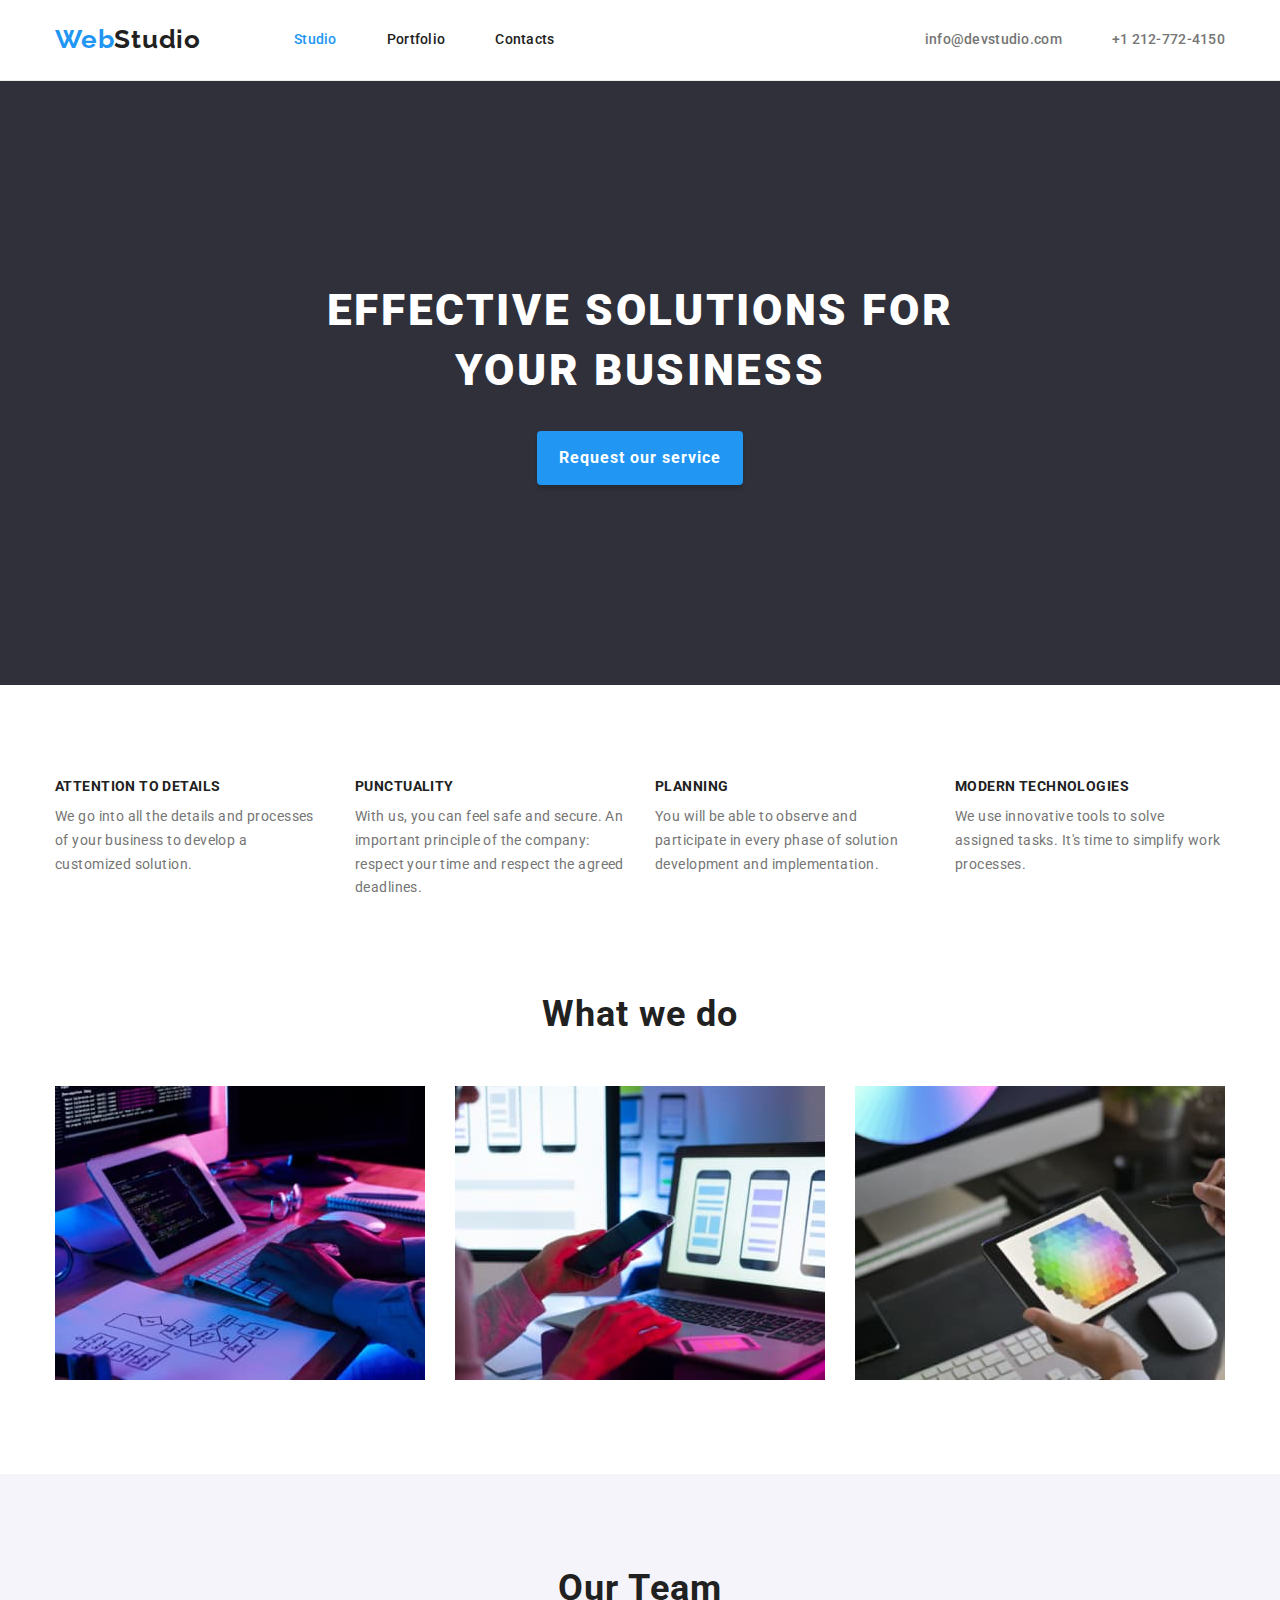
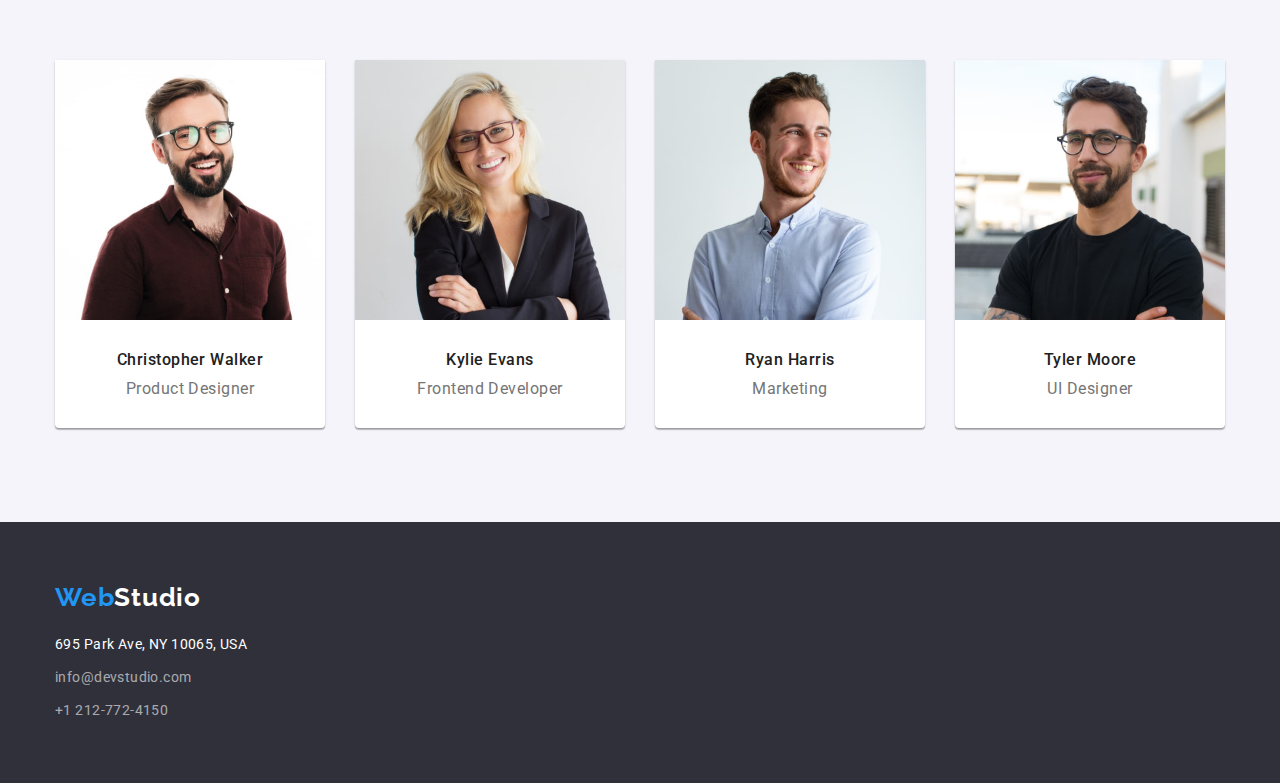
<file: index.html>
<!DOCTYPE html>
<html lang="en">
  <head>
    <meta charset="UTF-8" />
    <meta http-equiv="X-UA-Compatible" content="IE=edge" />
    <meta name="viewport" content="width=device-width, initial-scale=1.0" />
    <title>Studio</title>
    <link
      rel="stylesheet"
      href="https://fonts.googleapis.com/css2?family=Raleway:wght@700&family=Roboto:wght@400;500;700;900&display=swap"
    />
    <link
      rel="stylesheet"
      href="https://cdnjs.cloudflare.com/ajax/libs/modern-normalize/1.1.0/modern-normalize.min.css"
    />
    <link
      rel="stylesheet"
      href="https://cdnjs.cloudflare.com/ajax/libs/modern-normalize/1.1.0/modern-normalize.min.css"
    />
    <link rel="stylesheet" href="./css/styles.css" />
  </head>
  <body>
    <header class="header">
      <div class="container head-content">
        <a class="logo link" href="./index.html"><span class="accent">Web</span>Studio</a>
        <nav class="navigation">
          <ul class="menu-nav list">
            <li class="item">
              <a class="current link" href="./index.html">Studio</a>
            </li>
            <li class="item"><a class="link" href="./portfolio.html">Portfolio</a></li>
            <li class="item"><a class="link" href="#">Contacts</a></li>
          </ul>
        </nav>
        <ul class="contacts list">
          <li class="item">
            <a class="contact link" href="mailto:info@devstudio.com">info@devstudio.com</a>
          </li>
          <li class="item"><a class="contact link" href="tel:12127724150">+1 212-772-4150</a></li>
        </ul>
      </div>
    </header>
    <main>
      <section class="hero">
        <div class="container">
          <h1 class="hero-title">Effective solutions for your business</h1>
          <button class="main-btn" type="button">Request our service</button>
        </div>
      </section>
      <section class="features section">
        <div class="container">
          <h2 class="visually-hidden">Our advantages and features</h2>
          <ul class="features-group list">
            <li class="item">
              <h3 class="feature-title">Attention to details</h3>
              <p class="feature-description">
                We go into all the details and processes of your business to develop a customized
                solution.
              </p>
            </li>
            <li class="item">
              <h3 class="feature-title">Punctuality</h3>
              <p class="feature-description">
                With us, you can feel safe and secure. An important principle of the company:
                respect your time and respect the agreed deadlines.
              </p>
            </li>
            <li class="item">
              <h3 class="feature-title">Planning</h3>
              <p class="feature-description">
                You will be able to observe and participate in every phase of solution development
                and implementation.
              </p>
            </li>
            <li class="item">
              <h3 class="feature-title">Modern technologies</h3>
              <p class="feature-description">
                We use innovative tools to solve assigned tasks. It's time to simplify work
                processes.
              </p>
            </li>
          </ul>
        </div>
      </section>
      <section class="works">
        <div class="container">
          <h2 class="section-title">What we do</h2>
          <ul class="list">
            <li class="item">
              <img src="./images/box1.jpg" alt="programer working in desk office" />
            </li>
            <li class="item">
              <img
                src="./images/box2.jpg"
                alt="designers are developing application smartphones team creators is working interface mobile phones"
              />
            </li>
            <li class="item">
              <img
                src="./images/box3.jpg"
                alt="artist web design with working colour selection graphic tablet"
              />
            </li>
          </ul>
        </div>
      </section>
      <section class="teammates section">
        <div class="container">
          <h2 class="section-title">Our Team</h2>
          <ul class="list">
            <li class="teammate-card">
              <img src="./images/walker.jpg" alt="man with glasses" width="270" />
              <div class="content">
                <h3 class="teammate-name">Christopher Walker</h3>
                <p class="teammate-position">Product Designer</p>
              </div>
            </li>
            <li class="teammate-card">
              <img src="./images/evans.jpg" alt="woman with glasses" width="270" />
              <div class="content">
                <h3 class="teammate-name">Kylie Evans</h3>
                <p class="teammate-position">Frontend Developer</p>
              </div>
            </li>
            <li class="teammate-card">
              <img src="./images/harris.jpg" alt="smiling man" width="270" />
              <div class="content">
                <h3 class="teammate-name">Ryan Harris</h3>
                <p class="teammate-position">Marketing</p>
              </div>
            </li>
            <li class="teammate-card">
              <img src="./images/moore.jpg" alt="man with glasses" width="270" />
              <div class="content">
                <h3 class="teammate-name">Tyler Moore</h3>
                <p class="teammate-position">UI Designer</p>
              </div>
            </li>
          </ul>
        </div>
      </section>
    </main>
    <footer class="footer">
      <div class="container">
        <a class="logo link" href="./index.html"><span class="accent">Web</span>Studio</a>
        <address class="address-list">
          <ul class="list">
            <li class="item">
              <a
                class="map-point link"
                href="https://goo.gl/maps/ZH1uKgPYbjn2wYfD8"
                target="_blank"
                rel="noopener noreferrer nofollow"
                >695 Park Ave, NY 10065, USA</a
              >
            </li>
            <li class="item">
              <a class="contact link" href="mailto:info@devstudio.com">info@devstudio.com</a>
            </li>
            <li class="item"><a class="contact link" href="tel:12127724150">+1 212-772-4150</a></li>
          </ul>
        </address>
      </div>
    </footer>
  </body>
</html>
</file>
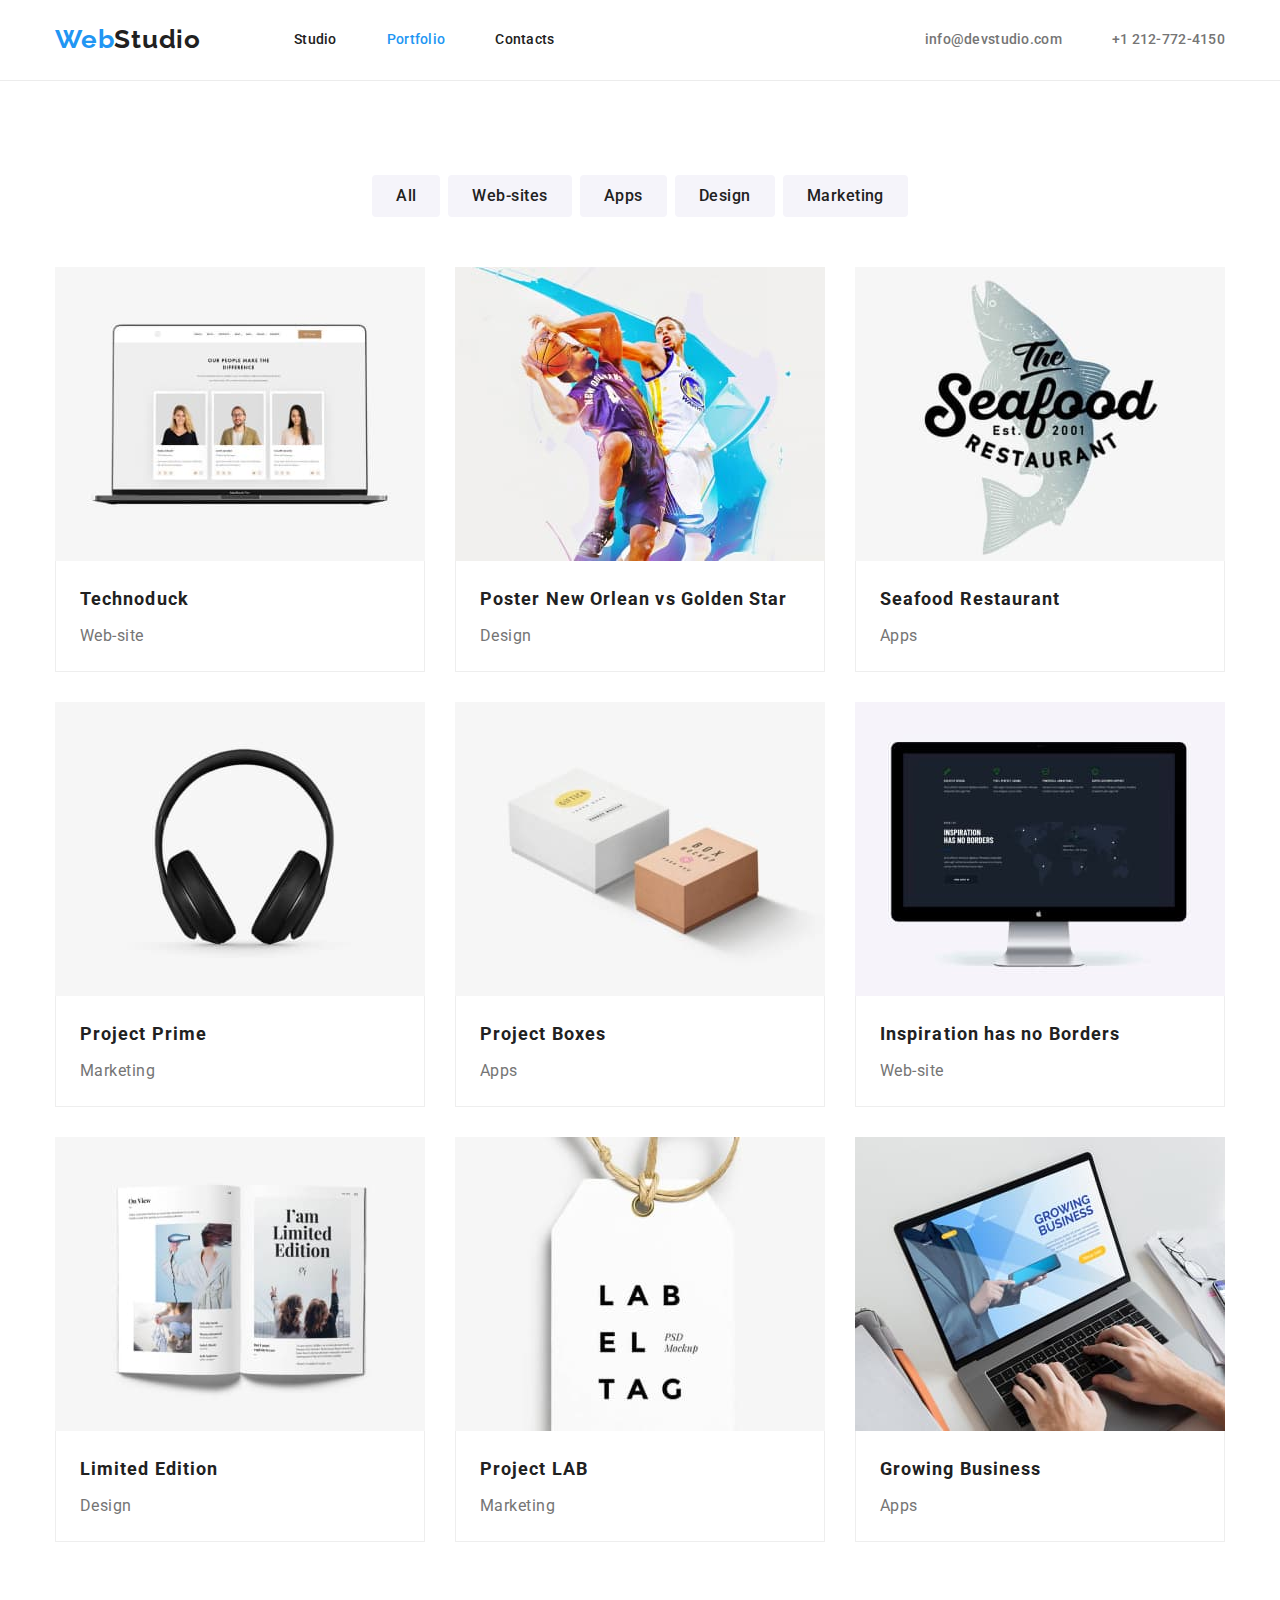
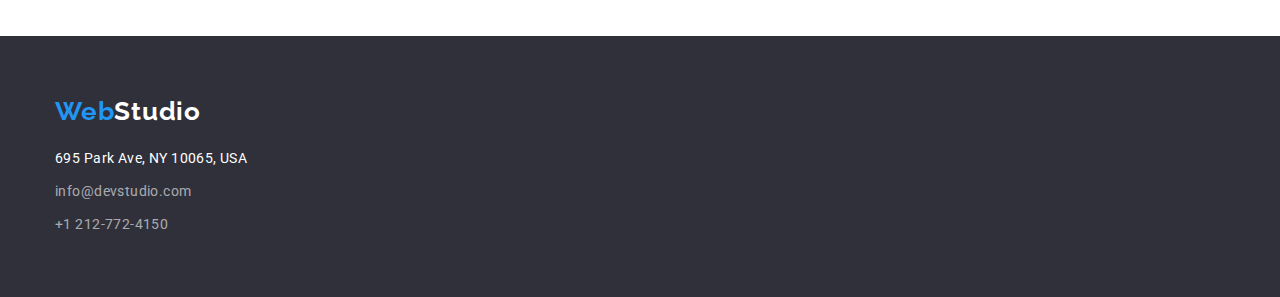
<file: portfolio.html>
<!DOCTYPE html>
<html lang="en">
  <head>
    <meta charset="UTF-8" />
    <meta http-equiv="X-UA-Compatible" content="IE=edge" />
    <meta name="viewport" content="width=device-width, initial-scale=1.0" />
    <title>Portfolio</title>
    <link
      rel="stylesheet"
      href="https://fonts.googleapis.com/css2?family=Raleway:wght@700&family=Roboto:wght@400;500;700;900&display=swap"
    />
    <link
      rel="stylesheet"
      href="https://cdnjs.cloudflare.com/ajax/libs/modern-normalize/1.1.0/modern-normalize.min.css"
    />
    <link
      rel="stylesheet"
      href="https://cdnjs.cloudflare.com/ajax/libs/modern-normalize/1.1.0/modern-normalize.min.css"
    />
    <link rel="stylesheet" href="./css/styles.css" />
  </head>
  <body>
    <header class="header">
      <div class="container head-content">
        <a class="logo link" href="./index.html"><span class="accent">Web</span>Studio</a>
        <nav class="navigation">
          <ul class="menu-nav list">
            <li class="item">
              <a class="link" href="./index.html">Studio</a>
            </li>
            <li class="item"><a class="current link" href="./portfolio.html">Portfolio</a></li>
            <li class="item"><a class="link" href="#">Contacts</a></li>
          </ul>
        </nav>
        <ul class="contacts list">
          <li class="item">
            <a class="contact link" href="mailto:info@devstudio.com">info@devstudio.com</a>
          </li>
          <li class="item"><a class="contact link" href="tel:12127724150">+1 212-772-4150</a></li>
        </ul>
      </div>
    </header>
    <main>
      <section class="portfolio section">
        <div class="container">
          <h1 class="visually-hidden">Our projects</h1>
          <ul class="filter list">
            <li class="item"><button class="filter-btn" type="button">All</button></li>
            <li class="item"><button class="filter-btn" type="button">Web-sites</button></li>
            <li class="item"><button class="filter-btn" type="button">Apps</button></li>
            <li class="item"><button class="filter-btn" type="button">Design</button></li>
            <li class="item"><button class="filter-btn" type="button">Marketing</button></li>
          </ul>
          <ul class="project-group list">
            <li class="project-card">
              <a class="link" href="#">
                <img src="./images/portfolio-1.jpg" alt="" width="370" />
                <div class="text-content">
                  <h2 class="project-title">Technoduck</h2>
                  <p class="project-subtitle">Web-site</p>
                </div>
              </a>
            </li>
            <li class="project-card">
              <a class="link" href="#">
                <img src="./images/portfolio-2.jpg" alt="" width="370" />
                <div class="text-content">
                  <h2 class="project-title">Poster New Orlean vs Golden Star</h2>
                  <p class="project-subtitle">Design</p>
                </div>
              </a>
            </li>
            <li class="project-card">
              <a class="link" href="#">
                <img src="./images/portfolio-3.jpg" alt="" width="370" />
                <div class="text-content">
                  <h2 class="project-title">Seafood Restaurant</h2>
                  <p class="project-subtitle">Apps</p>
                </div>
              </a>
            </li>
            <li class="project-card">
              <a class="link" href="#">
                <img src="./images/portfolio-4.jpg" alt="" width="370" />
                <div class="text-content">
                  <h2 class="project-title">Project Prime</h2>
                  <p class="project-subtitle">Marketing</p>
                </div>
              </a>
            </li>
            <li class="project-card">
              <a class="link" href="#">
                <img src="./images/portfolio-5.jpg" alt="" width="370" />
                <div class="text-content">
                  <h2 class="project-title">Project Boxes</h2>
                  <p class="project-subtitle">Apps</p>
                </div>
              </a>
            </li>
            <li class="project-card">
              <a class="link" href="#">
                <img src="./images/portfolio-6.jpg" alt="" width="370" />
                <div class="text-content">
                  <h2 class="project-title">Inspiration has no Borders</h2>
                  <p class="project-subtitle">Web-site</p>
                </div>
              </a>
            </li>
            <li class="project-card">
              <a class="link" href="#">
                <img src="./images/portfolio-7.jpg" alt="" width="370" />
                <div class="text-content">
                  <h2 class="project-title">Limited Edition</h2>
                  <p class="project-subtitle">Design</p>
                </div>
              </a>
            </li>
            <li class="project-card">
              <a class="link" href="#">
                <img src="./images/portfolio-8.jpg" alt="" width="370" />
                <div class="text-content">
                  <h2 class="project-title">Project LAB</h2>
                  <p class="project-subtitle">Marketing</p>
                </div>
              </a>
            </li>
            <li class="project-card">
              <a class="link" href="#">
                <img src="./images/portfolio-9.jpg" alt="" width="370" />
                <div class="text-content">
                  <h2 class="project-title">Growing Business</h2>
                  <p class="project-subtitle">Apps</p>
                </div>
              </a>
            </li>
          </ul>
        </div>
      </section>
    </main>
    <footer class="footer">
      <div class="container">
        <a class="logo link" href="./index.html"><span class="accent">Web</span>Studio</a>
        <address class="address-list">
          <ul class="list">
            <li class="item">
              <a
                class="map-point link"
                href="https://goo.gl/maps/ZH1uKgPYbjn2wYfD8"
                target="_blank"
                rel="noopener noreferrer nofollow"
                >695 Park Ave, NY 10065, USA</a
              >
            </li>
            <li class="item">
              <a class="contact link" href="mailto:info@devstudio.com">info@devstudio.com</a>
            </li>
            <li class="item"><a class="contact link" href="tel:12127724150">+1 212-772-4150</a></li>
          </ul>
        </address>
      </div>
    </footer>
  </body>
</html>
</file>
<file: css/styles.css>
:root {
  --accent-color: #2196f3;
  --active-btn-color: #188ce8;
  --basic-text-color: #757575;
  --primary-white-color: #ffffff;
  --primary-black-color: #212121;
  --footer-contacts-color: #ffffff99;
  --dark-bg-color: #2f303a;
  --light-bg-color: #f5f4fa;
  --header-border-color: #ececec;
  --project-border-color: #eeeeee;
  --card-gap: 30px;
}

/* basic rules */

body {
  font-family: 'Roboto', sans-serif;
  color: var(--primary-black-color);
  background-color: var(--primary-white-color);
}

html {
  box-sizing: border-box;
}

*,
*::before,
*::after {
  box-sizing: inherit;
}

.container {
  width: 1200px;
  padding-left: 15px;
  padding-right: 15px;
  margin: 0 auto;
}

.list {
  padding: 0;
  margin: 0;
  list-style: none;
}

.link {
  text-decoration: none;
  color: var(--primary-black-color);
}

.accent {
  color: var(--accent-color);
}

.header .link:hover:not(.logo),
.header .link:focus:not(.logo),
.footer .link:hover:not(.logo),
.footer .link:focus:not(.logo) {
  color: var(--accent-color);
}

.section-title {
  font-size: 36px;
  line-height: 1.16;
  text-align: center;
  letter-spacing: 0.03em;
}

.current {
  color: var(--accent-color);
}

.visually-hidden {
  position: absolute;
  width: 1px;
  height: 1px;
  margin: -1px;
  border: 0;
  padding: 0;

  white-space: nowrap;
  clip-path: inset(100%);
  clip: rect(0 0 0 0);
  overflow: hidden;
}

h1,
h2,
h3,
p {
  margin: 0;
}

.section {
  padding-top: 94px;
  padding-bottom: 94px;
}

img {
  display: block;
  max-width: 100%;
}

/* header-section */

.header {
  border-bottom: 1px solid var(--header-border-color);
}

.logo {
  font-family: 'Raleway', sans-serif;
  font-weight: 700;
  font-size: 26px;
  line-height: 1.2;
  letter-spacing: 0.03em;
}

.navigation .link {
  display: inline-block;
  font-weight: 500;
  font-size: 14px;
  line-height: 1.14;
  letter-spacing: 0.02em;
  padding-top: 32px;
  padding-bottom: 32px;
}

.header .contact {
  display: inline-block;
  font-weight: 500;
  font-size: 14px;
  line-height: 1.14;
  letter-spacing: 0.02em;
  color: var(--basic-text-color);
  padding-top: 32px;
  padding-bottom: 32px;
}

/* ----------------------------- */

.head-content {
  display: flex;
  align-items: center;
}

.menu-nav {
  display: flex;
  margin-left: 93px;
  gap: 50px;
}

.contacts {
  display: flex;
  margin-left: auto;
  gap: 50px;
}

/* hero section */

.hero {
  text-align: center;
  color: var(--primary-white-color);
  background-color: var(--dark-bg-color);

  padding-top: 200px;
  padding-bottom: 200px;
}

.hero-title {
  font-weight: 900;
  font-size: 44px;
  line-height: 1.36;
  letter-spacing: 0.06em;
  text-transform: uppercase;

  max-width: 696px;
  margin-right: auto;
  margin-left: auto;
}

.main-btn {
  font-family: inherit;
  font-weight: 700;
  font-size: 16px;
  line-height: 1.88;
  letter-spacing: 0.06em;
  color: var(--primary-white-color);
  background-color: var(--accent-color);
  border-color: transparent;
  border-radius: 4px;
  box-shadow: 0px 4px 4px rgba(0, 0, 0, 0.15);
  cursor: pointer;

  padding: 10px 20px;
  margin-top: 30px;
}

.main-btn:focus,
.main-btn:hover {
  background-color: var(--active-btn-color);
}

/* features-section */

.feature-title {
  font-size: 14px;
  line-height: 1.14;
  letter-spacing: 0.03em;
  text-transform: uppercase;
}

.feature-description {
  font-size: 14px;
  line-height: 1.71;
  letter-spacing: 0.03em;
  color: var(--basic-text-color);
}

/* ---------------------------- */

.features-group {
  display: flex;
  gap: 30px;
}

.features-group .item {
  flex-basis: calc((100% - 3 * 30px) / 4);
}

.feature-description {
  margin-top: 10px;
}

/* works-section */

.works {
  padding-bottom: 94px;
}

.works .list {
  display: flex;
  gap: var(--card-gap);
  margin-top: 50px;
}

/* teammates-section */

.teammates {
  background-color: var(--light-bg-color);
}

.teammate-card {
  text-align: center;
  background-color: var(--primary-white-color);
  box-shadow: 0px 1px 3px rgba(0, 0, 0, 0.12), 0px 1px 1px rgba(0, 0, 0, 0.14),
    0px 2px 1px rgba(0, 0, 0, 0.2);
  border-radius: 0px 0px 4px 4px;
}

.teammate-name {
  font-weight: 500;
  font-size: 16px;
  line-height: 1.19;
  letter-spacing: 0.03em;
}

.teammate-position {
  font-size: 16px;
  line-height: 1.19;
  color: var(--basic-text-color);
  letter-spacing: 0.03em;
  margin-top: 10px;
}

/* ------------------------------- */

.teammates .list {
  display: flex;
  gap: var(--card-gap);
  flex-basis: calc((100%-3 * var(--card-gap)) / 4);
  margin-top: 50px;
}

.teammate-card .content {
  padding-top: var(--card-gap);
  padding-bottom: var(--card-gap);
}

/* footer-section */

.footer {
  background-color: var(--dark-bg-color);
  padding-top: 60px;
  padding-bottom: 60px;
}

.footer .logo {
  color: var(--primary-white-color);
}

.footer .map-point,
.footer .contact {
  display: inline-block;
  font-size: 14px;
  line-height: 1.71;
  font-style: normal;
  letter-spacing: 0.03em;
  color: var(--primary-white-color);
}

.footer .contact {
  color: var(--footer-contacts-color);
}

/* ------------------------- */

.footer .address-list {
  margin-top: 20px;
}

.footer .list .item:not(:first-child) {
  margin-top: 9px;
}

/* portfolio-section 
portfolio filter-buttons */

.filter-btn {
  font-family: inherit;
  font-weight: 500;
  font-size: 16px;
  line-height: 1.62;
  letter-spacing: 0.03em;
  color: var(--primary-black-color);
  background-color: var(--light-bg-color);
  border-color: transparent;
  border-radius: 4px;

  padding: 6px 22px;
}

.filter-btn:hover,
.filter-btn:focus {
  color: var(--primary-white-color);
  background-color: var(--accent-color);
  box-shadow: 0px 3px 1px rgba(0, 0, 0, 0.1), 0px 1px 2px rgba(0, 0, 0, 0.08),
    0px 2px 2px rgba(0, 0, 0, 0.12);
  cursor: pointer;
}

/* ------------------------------- */

.filter {
  display: flex;
  justify-content: center;
  gap: 8px;
}

/* projects-section */

.project-title {
  font-size: 18px;
  line-height: 2;
  letter-spacing: 0.06em;
}

.project-subtitle {
  font-size: 16px;
  line-height: 1.88;
  letter-spacing: 0.03em;
  color: var(--basic-text-color);
  margin-top: 4px;
}

/* ------------------------------ */

.project-group {
  display: flex;
  flex-wrap: wrap;
  gap: var(--card-gap);
  margin-top: 50px;
}

.project-card {
  flex-basis: calc((100%- 2 * var(--card-gap))/3);
  background-color: var(--primary-white-color);
}

.text-content {
  padding: 20px 24px;
  border: 1px solid var(--project-border-color);
  border-top: transparent;
}
</file>
